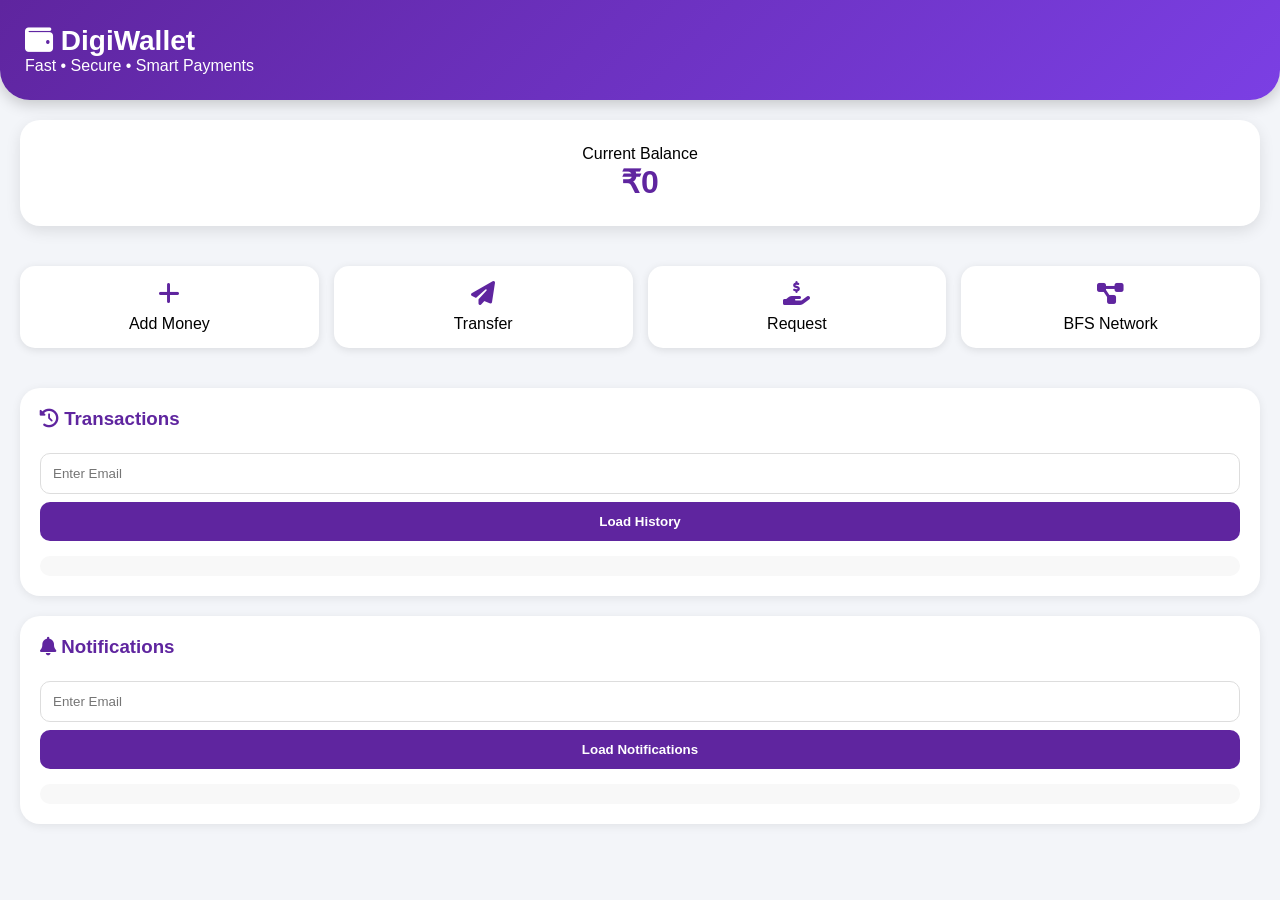
<file: digital_wallet/templates/index.html>
<!DOCTYPE html>
<html lang="en">
<head>
<meta charset="UTF-8">
<meta name="viewport" content="width=device-width, initial-scale=1.0">

<title>DigiWallet</title>

<link rel="stylesheet"
href="https://cdnjs.cloudflare.com/ajax/libs/font-awesome/6.5.1/css/all.min.css">

<style>

*{
margin:0;
padding:0;
box-sizing:border-box;
font-family:'Segoe UI',sans-serif;
}

body{
background:#f3f5f9;
}

.header{
background:linear-gradient(135deg,#5f259f,#7b3fe4);
color:white;
padding:25px;
border-bottom-left-radius:30px;
border-bottom-right-radius:30px;
box-shadow:0 4px 15px rgba(0,0,0,.2);
}

.header h1{
font-size:28px;
}

.balance-card{
background:white;
margin:20px;
padding:25px;
border-radius:20px;
box-shadow:0 5px 15px rgba(0,0,0,.1);
text-align:center;
}

.balance-card h2{
color:#5f259f;
font-size:32px;
}

.actions{
display:grid;
grid-template-columns:repeat(4,1fr);
gap:15px;
padding:20px;
}

.action{
background:white;
padding:15px;
border-radius:15px;
text-align:center;
cursor:pointer;
box-shadow:0 2px 8px rgba(0,0,0,.1);
transition:.3s;
}

.action:hover{
transform:translateY(-5px);
}

.action i{
font-size:24px;
color:#5f259f;
margin-bottom:10px;
}

.section{
background:white;
margin:20px;
padding:20px;
border-radius:20px;
box-shadow:0 2px 10px rgba(0,0,0,.08);
}

.section h3{
margin-bottom:15px;
color:#5f259f;
}

input{
width:100%;
padding:12px;
margin:8px 0;
border:1px solid #ddd;
border-radius:10px;
}

button{
width:100%;
padding:12px;
background:#5f259f;
color:white;
border:none;
border-radius:10px;
cursor:pointer;
font-weight:bold;
}

button:hover{
background:#4d1e82;
}

#transactions,
#notifications,
#networkResult{
margin-top:15px;
padding:10px;
background:#f8f8f8;
border-radius:10px;
max-height:250px;
overflow:auto;
}

.transaction-item{
padding:10px;
border-bottom:1px solid #ddd;
}

.hidden{
display:none;
}

@media(max-width:700px){

.actions{
grid-template-columns:repeat(2,1fr);
}

}

</style>
</head>
<body>

<div class="header">
<h1><i class="fa-solid fa-wallet"></i> DigiWallet</h1>
<p>Fast • Secure • Smart Payments</p>
</div>

<div class="balance-card">
<p>Current Balance</p>
<h2 id="balance">₹0</h2>
</div>

<div class="actions">

<div class="action" onclick="showSection('addMoney')">
<i class="fa-solid fa-plus"></i>
<p>Add Money</p>
</div>

<div class="action" onclick="showSection('transfer')">
<i class="fa-solid fa-paper-plane"></i>
<p>Transfer</p>
</div>

<div class="action" onclick="showSection('requests')">
<i class="fa-solid fa-hand-holding-dollar"></i>
<p>Request</p>
</div>

<div class="action" onclick="showSection('network')">
<i class="fa-solid fa-diagram-project"></i>
<p>BFS Network</p>
</div>

</div>

<!-- Add Money -->

<div class="section hidden" id="addMoney">

<h3>Add Money</h3>

<input id="addEmail" placeholder="Email">

<input id="addAmount" placeholder="Amount">

<button onclick="addMoney()">
Add Money
</button>

</div>

<!-- Transfer -->

<div class="section hidden" id="transfer">

<h3>Transfer Money</h3>

<input id="sender" placeholder="Sender Email">

<input id="receiver" placeholder="Receiver Email">

<input id="transferAmount" placeholder="Amount">

<button onclick="transferMoney()">
Transfer
</button>

</div>

<!-- Requests -->

<div class="section hidden" id="requests">

<h3>Payment Request</h3>

<input id="requester" placeholder="Requester Email">

<input id="payer" placeholder="Payer Email">

<input id="requestAmount" placeholder="Amount">

<button onclick="requestMoney()">
Request Money
</button>

</div>

<!-- BFS -->

<div class="section hidden" id="network">

<h3>BFS Transaction Network</h3>

<input id="bfsSender" placeholder="Sender Email">

<input id="bfsReceiver" placeholder="Receiver Email">

<button onclick="findPath()">
Find Path
</button>

<div id="networkResult"></div>

</div>

<!-- Transactions -->

<div class="section">

<h3>
<i class="fa-solid fa-clock-rotate-left"></i>
Transactions
</h3>

<input id="historyEmail"
placeholder="Enter Email">

<button onclick="loadTransactions()">
Load History
</button>

<div id="transactions"></div>

</div>

<!-- Notifications -->

<div class="section">

<h3>
<i class="fa-solid fa-bell"></i>
Notifications
</h3>

<input id="notifyEmail"
placeholder="Enter Email">

<button onclick="loadNotifications()">
Load Notifications
</button>

<div id="notifications"></div>

</div>

<script>

const API = "";

function showSection(id){

document.querySelectorAll('.hidden')
.forEach(x=>x.style.display='none');

document.getElementById(id)
.style.display='block';

}

async function addMoney(){

let res=await fetch(`${API}/add-money`,{

method:"POST",

headers:{
"Content-Type":"application/json"
},

body:JSON.stringify({

email:addEmail.value,

amount:Number(addAmount.value)

})

});

alert((await res.json()).message);

}

async function transferMoney(){

let res=await fetch(`${API}/transfer`,{

method:"POST",

headers:{
"Content-Type":"application/json"
},

body:JSON.stringify({

sender_email:sender.value,

receiver_email:receiver.value,

amount:Number(transferAmount.value)

})

});

alert((await res.json()).message);

}

async function requestMoney(){

let res=await fetch(`${API}/request-money`,{

method:"POST",

headers:{
"Content-Type":"application/json"
},

body:JSON.stringify({

requester_email:requester.value,

payer_email:payer.value,

amount:Number(requestAmount.value)

})

});

alert((await res.json()).message);

}

async function loadTransactions(){

let email=
document.getElementById("historyEmail").value;

let res=
await fetch(`${API}/transactions/${email}`);

let data=
await res.json();

transactions.innerHTML="";

data.transactions.forEach(t=>{

transactions.innerHTML+=`
<div class="transaction-item">
${JSON.stringify(t)}
</div>
`;

});

}

async function loadNotifications(){

let email=
document.getElementById("notifyEmail").value;

let res=
await fetch(`${API}/notifications/${email}`);

let data=
await res.json();

notifications.innerHTML="";

data.forEach(n=>{

notifications.innerHTML+=`
<div class="transaction-item">
${n.message}
</div>
`;

});

}

async function findPath(){

let senderEmail=
bfsSender.value;

let receiverEmail=
bfsReceiver.value;

let res=
await fetch(
`${API}/transaction-network?sender_email=${senderEmail}&receiver_email=${receiverEmail}`
);

let data=
await res.json();

networkResult.innerHTML=
`<pre>${JSON.stringify(data,null,2)}</pre>`;

}

</script>

</body>
</html>
</file>
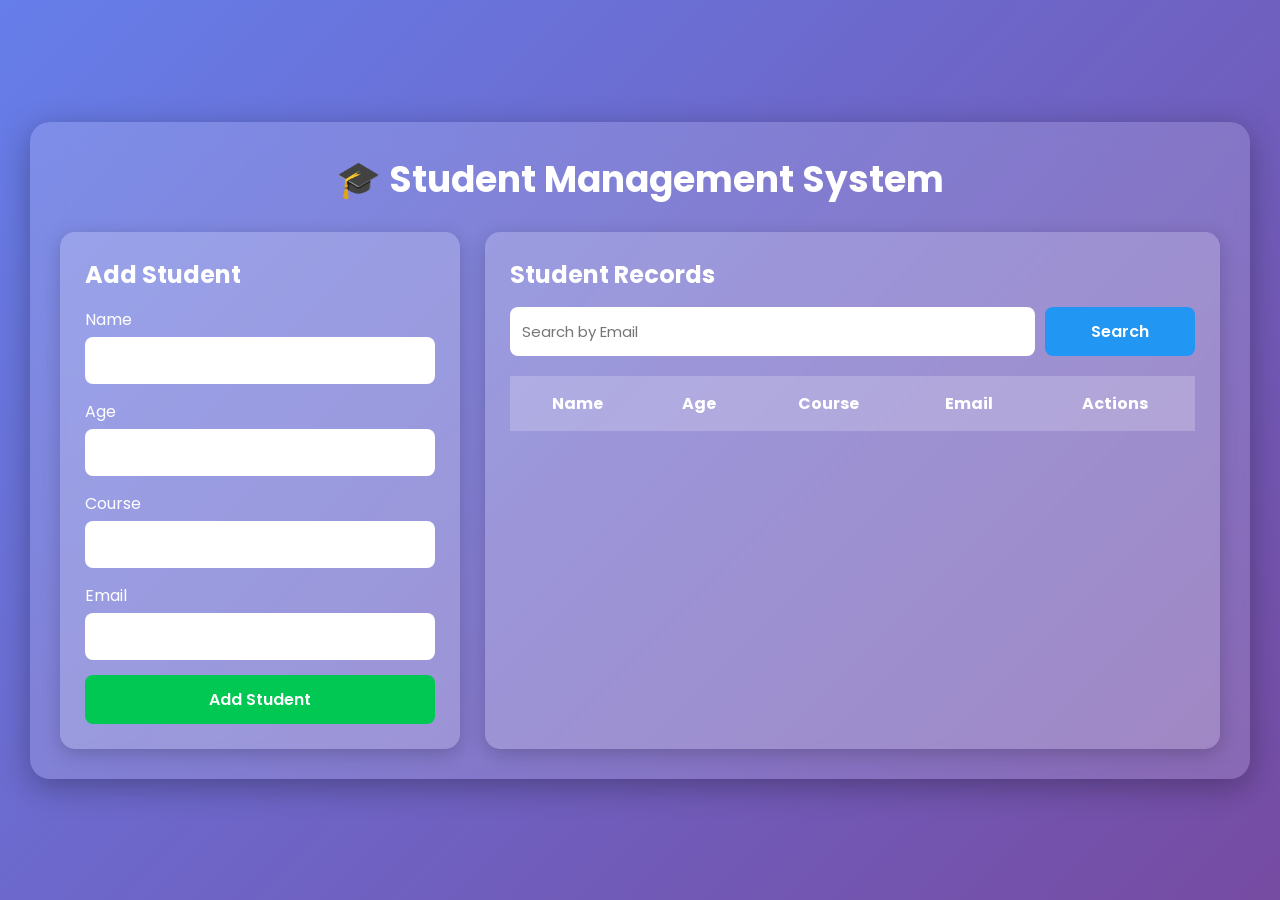
<file: day3/day/day8/frontend/static/index.html>
<!DOCTYPE html>
<html lang="en">
<head>
<meta charset="UTF-8">
<meta name="viewport" content="width=device-width, initial-scale=1.0">
<title>Student Management System</title>

<link href="https://fonts.googleapis.com/css2?family=Poppins:wght@300;400;500;600;700&display=swap" rel="stylesheet">

<style>

*{
    margin:0;
    padding:0;
    box-sizing:border-box;
    font-family:'Poppins',sans-serif;
}

body{
    min-height:100vh;
    background:linear-gradient(135deg,#667eea,#764ba2);
    display:flex;
    justify-content:center;
    align-items:center;
    padding:30px;
}

.container{
    width:100%;
    max-width:1300px;
    background:rgba(255,255,255,0.15);
    backdrop-filter:blur(15px);
    border-radius:20px;
    padding:30px;
    box-shadow:0 8px 32px rgba(0,0,0,0.3);
}

h1{
    text-align:center;
    color:white;
    margin-bottom:25px;
    font-size:36px;
}

.grid{
    display:grid;
    grid-template-columns:400px 1fr;
    gap:25px;
}

.card{
    background:rgba(255,255,255,0.2);
    padding:25px;
    border-radius:15px;
    box-shadow:0 5px 20px rgba(0,0,0,0.2);
}

.card h2{
    color:white;
    margin-bottom:15px;
}

.form-group{
    margin-bottom:15px;
}

label{
    display:block;
    color:white;
    margin-bottom:5px;
}

input{
    width:100%;
    padding:12px;
    border:none;
    border-radius:8px;
    outline:none;
    font-size:15px;
}

.btn{
    width:100%;
    padding:12px;
    border:none;
    border-radius:8px;
    cursor:pointer;
    font-size:16px;
    font-weight:600;
    transition:0.3s;
}

.btn-create{
    background:#00c853;
    color:white;
}

.btn-create:hover{
    background:#009624;
}

.search-bar{
    display:flex;
    gap:10px;
    margin-bottom:20px;
}

.search-bar input{
    flex:1;
}

.btn-search{
    background:#2196f3;
    color:white;
    width:150px;
}

.btn-search:hover{
    background:#1565c0;
}

.table-container{
    overflow-x:auto;
}

table{
    width:100%;
    border-collapse:collapse;
    color:white;
}

table th{
    background:rgba(255,255,255,0.2);
    padding:15px;
}

table td{
    padding:12px;
    text-align:center;
    border-bottom:1px solid rgba(255,255,255,0.1);
}

.action-btn{
    padding:8px 12px;
    border:none;
    border-radius:5px;
    cursor:pointer;
    color:white;
    margin:2px;
}

.edit{
    background:#ff9800;
}

.delete{
    background:#f44336;
}

.action-btn:hover{
    transform:scale(1.05);
}

@media(max-width:900px){

.grid{
    grid-template-columns:1fr;
}

}

</style>
</head>
<body>

<div class="container">

<h1>🎓 Student Management System</h1>

<div class="grid">

<!-- Form Section -->

<div class="card">

<h2>Add Student</h2>

<form id="studentForm">

<div class="form-group">
<label>Name</label>
<input type="text" id="name" required>
</div>

<div class="form-group">
<label>Age</label>
<input type="number" id="age" required>
</div>

<div class="form-group">
<label>Course</label>
<input type="text" id="course" required>
</div>

<div class="form-group">
<label>Email</label>
<input type="email" id="email" required>
</div>

<button class="btn btn-create" type="submit">
Add Student
</button>

</form>

</div>

<!-- Table Section -->

<div class="card">

<h2>Student Records</h2>

<div class="search-bar">
<input type="text" id="searchEmail" placeholder="Search by Email">
<button class="btn btn-search" onclick="searchStudent()">
Search
</button>
</div>

<div class="table-container">

<table>

<thead>
<tr>
<th>Name</th>
<th>Age</th>
<th>Course</th>
<th>Email</th>
<th>Actions</th>
</tr>
</thead>

<tbody id="studentTable">
</tbody>

</table>

</div>

</div>

</div>

</div>

<script>

const API_URL="http://127.0.0.1:8000";

document.getElementById("studentForm")
.addEventListener("submit",async(e)=>{

e.preventDefault();

const student={
name:document.getElementById("name").value,
age:Number(document.getElementById("age").value),
course:document.getElementById("course").value,
email:document.getElementById("email").value
};

try{

await fetch(`${API_URL}/students`,{
method:"POST",
headers:{
"Content-Type":"application/json"
},
body:JSON.stringify(student)
});

alert("Student Added Successfully");

loadStudents();

document.getElementById("studentForm").reset();

}catch(error){
alert("Error Adding Student");
}

});

async function loadStudents(){

const response=await fetch(`${API_URL}/students`);

const data=await response.json();

const table=document.getElementById("studentTable");

table.innerHTML="";

data.forEach(student=>{

table.innerHTML+=`
<tr>
<td>${student.name}</td>
<td>${student.age}</td>
<td>${student.course}</td>
<td>${student.email}</td>

<td>

<button class="action-btn edit"
onclick="updateStudent('${student.email}')">
Update
</button>

<button class="action-btn delete"
onclick="deleteStudent('${student.email}')">
Delete
</button>

</td>

</tr>
`;

});

}

async function deleteStudent(email){

if(!confirm("Delete Student?"))
return;

await fetch(`${API_URL}/students/${email}`,{
method:"DELETE"
});

loadStudents();

}

async function updateStudent(email){

const newCourse=prompt("Enter New Course");

if(!newCourse)
return;

await fetch(`${API_URL}/students/${email}`,{
method:"PUT",
headers:{
"Content-Type":"application/json"
},
body:JSON.stringify({
course:newCourse
})
});

loadStudents();

}

async function searchStudent(){

const email=document.getElementById("searchEmail").value;

if(!email){
loadStudents();
return;
}

const response=await fetch(
`${API_URL}/students/${email}`
);

if(response.status!==200){
alert("Student Not Found");
return;
}

const student=await response.json();

const table=document.getElementById("studentTable");

table.innerHTML=`
<tr>
<td>${student.name}</td>
<td>${student.age}</td>
<td>${student.course}</td>
<td>${student.email}</td>

<td>

<button class="action-btn edit"
onclick="updateStudent('${student.email}')">
Update
</button>

<button class="action-btn delete"
onclick="deleteStudent('${student.email}')">
Delete
</button>

</td>

</tr>
`;

}

loadStudents();

</script>

</body>
</html>
</file>
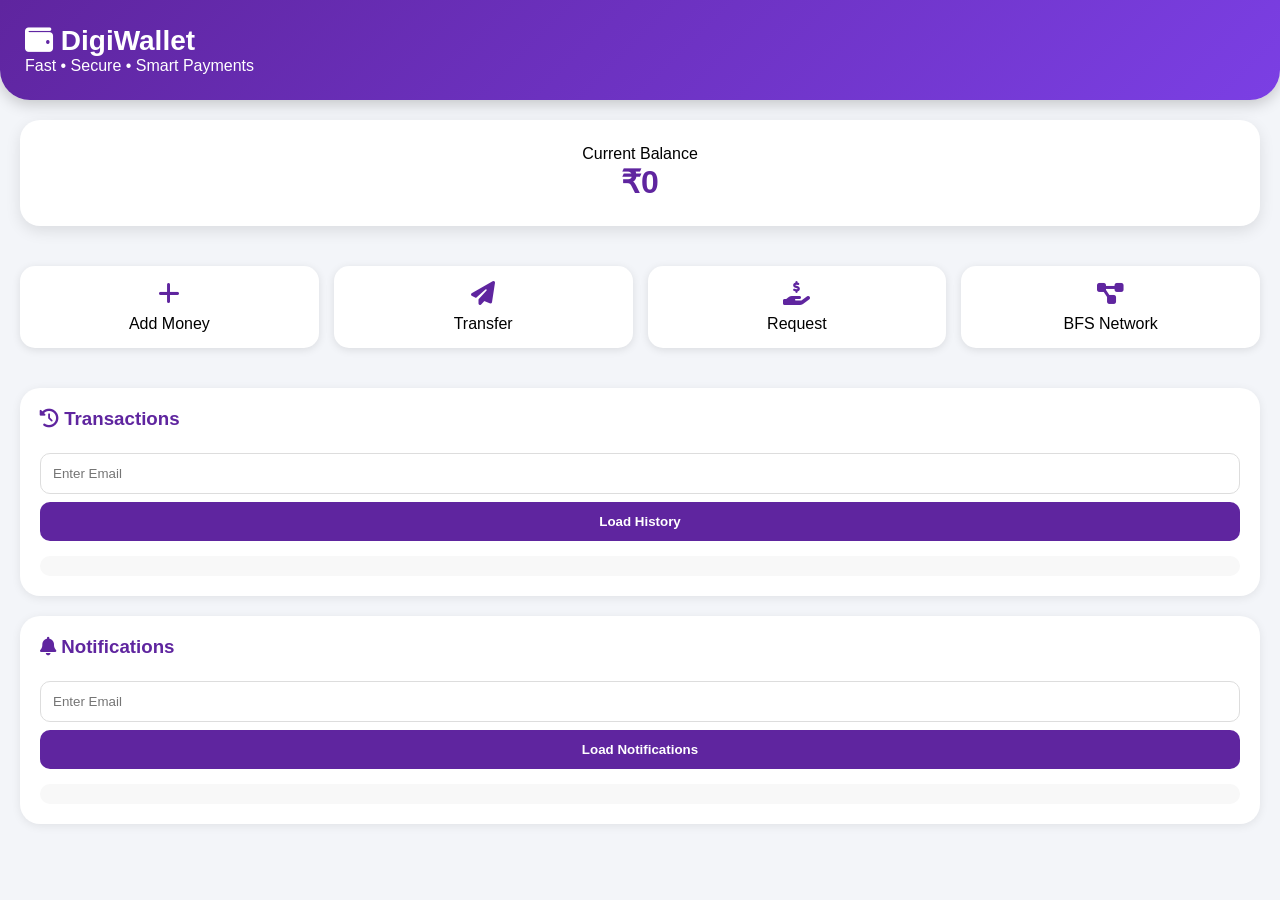
<file: Digital walllet/indexp.html>
<!DOCTYPE html>
<html lang="en">
<head>
<meta charset="UTF-8">
<meta name="viewport" content="width=device-width, initial-scale=1.0">

<title>DigiWallet</title>

<link rel="stylesheet"
href="https://cdnjs.cloudflare.com/ajax/libs/font-awesome/6.5.1/css/all.min.css">

<style>

*{
margin:0;
padding:0;
box-sizing:border-box;
font-family:'Segoe UI',sans-serif;
}

body{
background:#f3f5f9;
}

.header{
background:linear-gradient(135deg,#5f259f,#7b3fe4);
color:white;
padding:25px;
border-bottom-left-radius:30px;
border-bottom-right-radius:30px;
box-shadow:0 4px 15px rgba(0,0,0,.2);
}

.header h1{
font-size:28px;
}

.balance-card{
background:white;
margin:20px;
padding:25px;
border-radius:20px;
box-shadow:0 5px 15px rgba(0,0,0,.1);
text-align:center;
}

.balance-card h2{
color:#5f259f;
font-size:32px;
}

.actions{
display:grid;
grid-template-columns:repeat(4,1fr);
gap:15px;
padding:20px;
}

.action{
background:white;
padding:15px;
border-radius:15px;
text-align:center;
cursor:pointer;
box-shadow:0 2px 8px rgba(0,0,0,.1);
transition:.3s;
}

.action:hover{
transform:translateY(-5px);
}

.action i{
font-size:24px;
color:#5f259f;
margin-bottom:10px;
}

.section{
background:white;
margin:20px;
padding:20px;
border-radius:20px;
box-shadow:0 2px 10px rgba(0,0,0,.08);
}

.section h3{
margin-bottom:15px;
color:#5f259f;
}

input{
width:100%;
padding:12px;
margin:8px 0;
border:1px solid #ddd;
border-radius:10px;
}

button{
width:100%;
padding:12px;
background:#5f259f;
color:white;
border:none;
border-radius:10px;
cursor:pointer;
font-weight:bold;
}

button:hover{
background:#4d1e82;
}

#transactions,
#notifications,
#networkResult{
margin-top:15px;
padding:10px;
background:#f8f8f8;
border-radius:10px;
max-height:250px;
overflow:auto;
}

.transaction-item{
padding:10px;
border-bottom:1px solid #ddd;
}

.hidden{
display:none;
}

@media(max-width:700px){

.actions{
grid-template-columns:repeat(2,1fr);
}

}

</style>
</head>
<body>

<div class="header">
<h1><i class="fa-solid fa-wallet"></i> DigiWallet</h1>
<p>Fast • Secure • Smart Payments</p>
</div>

<div class="balance-card">
<p>Current Balance</p>
<h2 id="balance">₹0</h2>
</div>

<div class="actions">

<div class="action" onclick="showSection('addMoney')">
<i class="fa-solid fa-plus"></i>
<p>Add Money</p>
</div>

<div class="action" onclick="showSection('transfer')">
<i class="fa-solid fa-paper-plane"></i>
<p>Transfer</p>
</div>

<div class="action" onclick="showSection('requests')">
<i class="fa-solid fa-hand-holding-dollar"></i>
<p>Request</p>
</div>

<div class="action" onclick="showSection('network')">
<i class="fa-solid fa-diagram-project"></i>
<p>BFS Network</p>
</div>

</div>

<!-- Add Money -->

<div class="section hidden" id="addMoney">

<h3>Add Money</h3>

<input id="addEmail" placeholder="Email">

<input id="addAmount" placeholder="Amount">

<button onclick="addMoney()">
Add Money
</button>

</div>

<!-- Transfer -->

<div class="section hidden" id="transfer">

<h3>Transfer Money</h3>

<input id="sender" placeholder="Sender Email">

<input id="receiver" placeholder="Receiver Email">

<input id="transferAmount" placeholder="Amount">

<button onclick="transferMoney()">
Transfer
</button>

</div>

<!-- Requests -->

<div class="section hidden" id="requests">

<h3>Payment Request</h3>

<input id="requester" placeholder="Requester Email">

<input id="payer" placeholder="Payer Email">

<input id="requestAmount" placeholder="Amount">

<button onclick="requestMoney()">
Request Money
</button>

</div>

<!-- BFS -->

<div class="section hidden" id="network">

<h3>BFS Transaction Network</h3>

<input id="bfsSender" placeholder="Sender Email">

<input id="bfsReceiver" placeholder="Receiver Email">

<button onclick="findPath()">
Find Path
</button>

<div id="networkResult"></div>

</div>

<!-- Transactions -->

<div class="section">

<h3>
<i class="fa-solid fa-clock-rotate-left"></i>
Transactions
</h3>

<input id="historyEmail"
placeholder="Enter Email">

<button onclick="loadTransactions()">
Load History
</button>

<div id="transactions"></div>

</div>

<!-- Notifications -->

<div class="section">

<h3>
<i class="fa-solid fa-bell"></i>
Notifications
</h3>

<input id="notifyEmail"
placeholder="Enter Email">

<button onclick="loadNotifications()">
Load Notifications
</button>

<div id="notifications"></div>

</div>

<script>

const API="http://127.0.0.1:8000";

function showSection(id){

document.querySelectorAll('.hidden')
.forEach(x=>x.style.display='none');

document.getElementById(id)
.style.display='block';

}

async function addMoney(){

let res=await fetch(`${API}/add-money`,{

method:"POST",

headers:{
"Content-Type":"application/json"
},

body:JSON.stringify({

email:addEmail.value,

amount:Number(addAmount.value)

})

});

alert((await res.json()).message);

}

async function transferMoney(){

let res=await fetch(`${API}/transfer`,{

method:"POST",

headers:{
"Content-Type":"application/json"
},

body:JSON.stringify({

sender_email:sender.value,

receiver_email:receiver.value,

amount:Number(transferAmount.value)

})

});

alert((await res.json()).message);

}

async function requestMoney(){

let res=await fetch(`${API}/request-money`,{

method:"POST",

headers:{
"Content-Type":"application/json"
},

body:JSON.stringify({

requester_email:requester.value,

payer_email:payer.value,

amount:Number(requestAmount.value)

})

});

alert((await res.json()).message);

}

async function loadTransactions(){

let email=
document.getElementById("historyEmail").value;

let res=
await fetch(`${API}/transactions/${email}`);

let data=
await res.json();

transactions.innerHTML="";

data.transactions.forEach(t=>{

transactions.innerHTML+=`
<div class="transaction-item">
${JSON.stringify(t)}
</div>
`;

});

}

async function loadNotifications(){

let email=
document.getElementById("notifyEmail").value;

let res=
await fetch(`${API}/notifications/${email}`);

let data=
await res.json();

notifications.innerHTML="";

data.forEach(n=>{

notifications.innerHTML+=`
<div class="transaction-item">
${n.message}
</div>
`;

});

}

async function findPath(){

let senderEmail=
bfsSender.value;

let receiverEmail=
bfsReceiver.value;

let res=
await fetch(
`${API}/transaction-network?sender_email=${senderEmail}&receiver_email=${receiverEmail}`
);

let data=
await res.json();

networkResult.innerHTML=
`<pre>${JSON.stringify(data,null,2)}</pre>`;

}

</script>

</body>
</html>
</file>
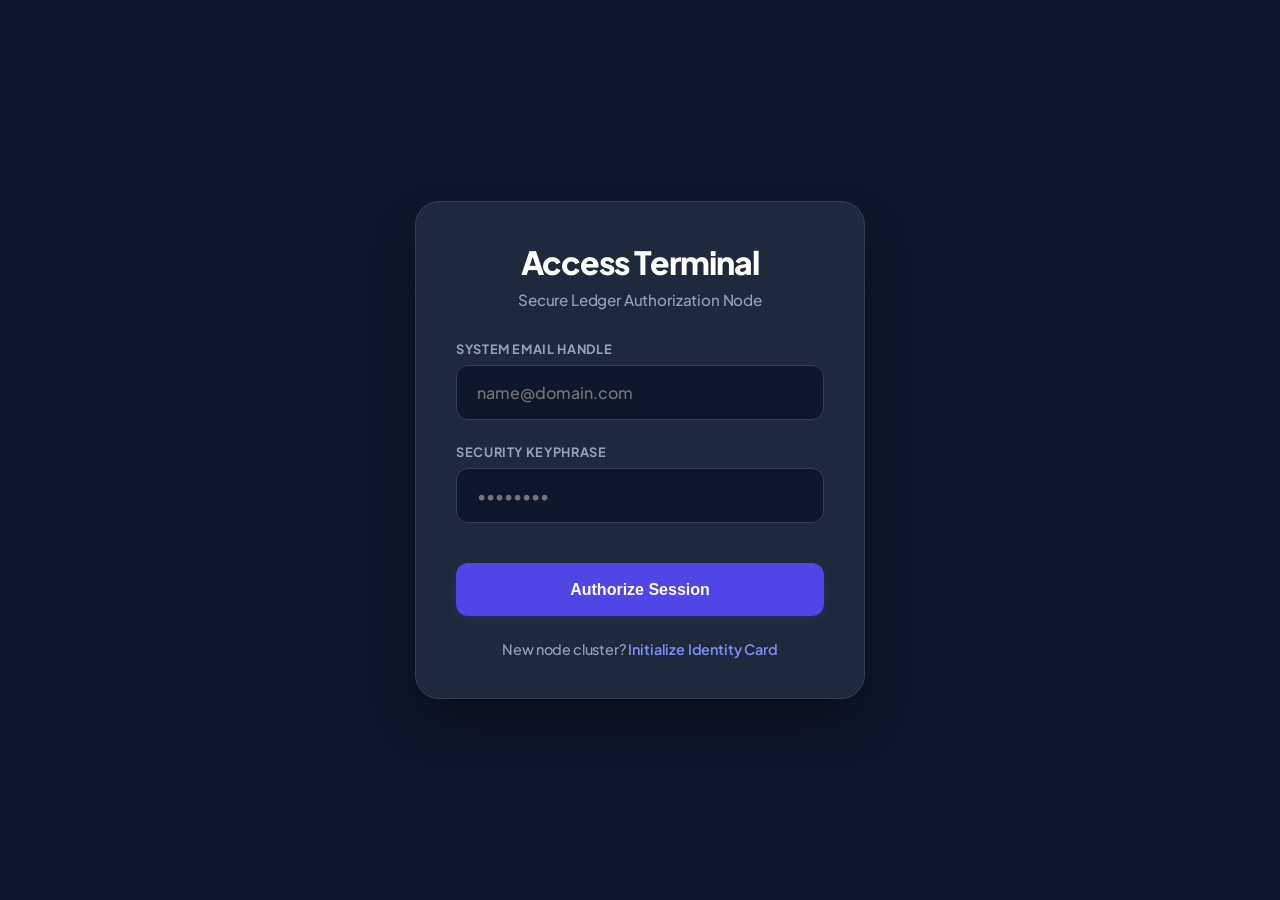
<file: Digital walllet/templates/login.html>
<!DOCTYPE html>
<html lang="en">
<head>
    <meta charset="UTF-8">
    <meta name="viewport" content="width=device-width, initial-scale=1.0">
    <title>DigiWallet - Gateway Authorization</title>
    <link rel="preconnect" href="https://fonts.googleapis.com">
    <link rel="preconnect" href="https://fonts.gstatic.com" crossorigin>
    <link href="https://fonts.googleapis.com/css2?family=Plus+Jakarta+Sans:wght@400;500;600;700;800&display=swap" rel="stylesheet">
    
    <style>
        :root {
            --primary: #4f46e5;
            --primary-dark: #4338ca;
            --primary-glow: rgba(79, 70, 229, 0.15);
            --primary-light: #818cf8;
            --bg-canvas: #0f172a;
            --card-bg: #1e293b;
            --text-main: #ffffff;
            --text-muted: #94a3b8;
            --border-color: #334155;
            --radius-xl: 24px;
            --transition: all 0.25s cubic-bezier(0.4, 0, 0.2, 1);
        }

        body {
            font-family: 'Plus Jakarta Sans', sans-serif;
            background-color: var(--bg-canvas);
            margin: 0; padding: 0; display: flex; align-items: center; justify-content: center; min-height: 100vh;
            color: var(--text-main); letter-spacing: -0.01em;
        }

        .auth-container {
            width: 100%; max-width: 450px; padding: 2.5rem; background-color: var(--card-bg);
            border: 1px solid var(--border-color); border-radius: var(--radius-xl);
            box-shadow: 0 25px 50px -12px rgba(0, 0, 0, 0.5); box-sizing: border-box;
            transition: var(--transition);
        }
        .auth-container:hover {
            border-color: #475569;
        }

        h2 { font-size: 2rem; font-weight: 800; margin: 0 0 0.5rem 0; letter-spacing: -0.03em; text-align: center; }
        p.subtitle { color: var(--text-muted); font-size: 0.95rem; text-align: center; margin: 0 0 2rem 0; font-weight: 500; }

        .form-group { margin-bottom: 1.5rem; }
        label { display: block; font-size: 0.8rem; font-weight: 700; color: var(--text-muted); text-transform: uppercase; margin-bottom: 0.5rem; letter-spacing: 0.05em; }
        
        .input-field {
            width: 100%; padding: 1rem 1.25rem; border: 1px solid var(--border-color); border-radius: 12px;
            background: #0f172a; color: white; font-size: 1rem; font-family: inherit; font-weight: 500; box-sizing: border-box; transition: var(--transition);
        }
        .input-field:focus { outline: none; border-color: var(--primary); box-shadow: 0 0 0 4px var(--primary-glow); background: #111c34; }

        .btn-submit {
            width: 100%; padding: 1.1rem; background: var(--primary); color: white; font-weight: 700; font-size: 1rem;
            border: none; border-radius: 12px; cursor: pointer; transition: var(--transition); box-shadow: 0 4px 12px var(--primary-glow); margin-top: 1rem;
        }
        .btn-submit:hover { background: var(--primary-dark); transform: translateY(-1px); box-shadow: 0 6px 20px var(--primary-glow); }
        .btn-submit:active { transform: translateY(0); }

        .redirect-link { text-align: center; margin-top: 1.5rem; font-size: 0.9rem; color: var(--text-muted); font-weight: 500; }
        .redirect-link a { color: var(--primary-light); text-decoration: none; font-weight: 600; transition: var(--transition); }
        .redirect-link a:hover { color: #a5b4fc; text-decoration: underline; }
    </style>
</head>
<body>

    <div class="auth-container">
        <h2>Access Terminal</h2>
        <p class="subtitle">Secure Ledger Authorization Node</p>

        <form id="loginForm" onsubmit="executeGatewayLogin(event)">
            <div class="form-group">
                <label>System Email Handle</label>
                <input type="email" id="loginEmail" class="input-field" placeholder="name@domain.com" required autocomplete="username">
            </div>
            <div class="form-group">
                <label>Security Keyphrase</label>
                <input type="password" id="loginPassword" class="input-field" placeholder="••••••••" required autocomplete="current-password">
            </div>
            <button type="submit" class="btn-submit">Authorize Session</button>
        </form>

        <div class="redirect-link">
            New node cluster? <a href="/register-page">Initialize Identity Card</a>
        </div>
    </div>

    <script>
        async function executeGatewayLogin(event) {
            // Prevent default non-AJAX page reloading lifecycle step behavior
            event.preventDefault();
            
            const emailValue = document.getElementById('loginEmail').value.trim();
            const passwordValue = document.getElementById('loginPassword').value;

            try {
                const response = await fetch('/login', {
                    method: 'POST',
                    headers: { 'Content-Type': 'application/json' },
                    body: JSON.stringify({ email: emailValue, password: passwordValue })
                });

                if (response.ok) {
                    const data = await response.json();
                    
                    // Securely assign identity token mapping to local long-lived storage segments
                    localStorage.setItem('userEmail', data.email);
                    localStorage.setItem('userName', data.name);
                    
                    // Route user profile view space instantly to the system dashboard entry channel
                    window.location.href = "/dashboard";
                } else {
                    const errorPayload = await response.json();
                    alert(errorPayload.detail || "Authentication sequence verification dropped by security gateway.");
                }
            } catch (err) {
                console.error("Pipeline breakdown exception trace intercepted:", err);
                alert("Internal execution network connectivity disruption context caught.");
            }
        }
    </script>
</body>
</html>
</file>
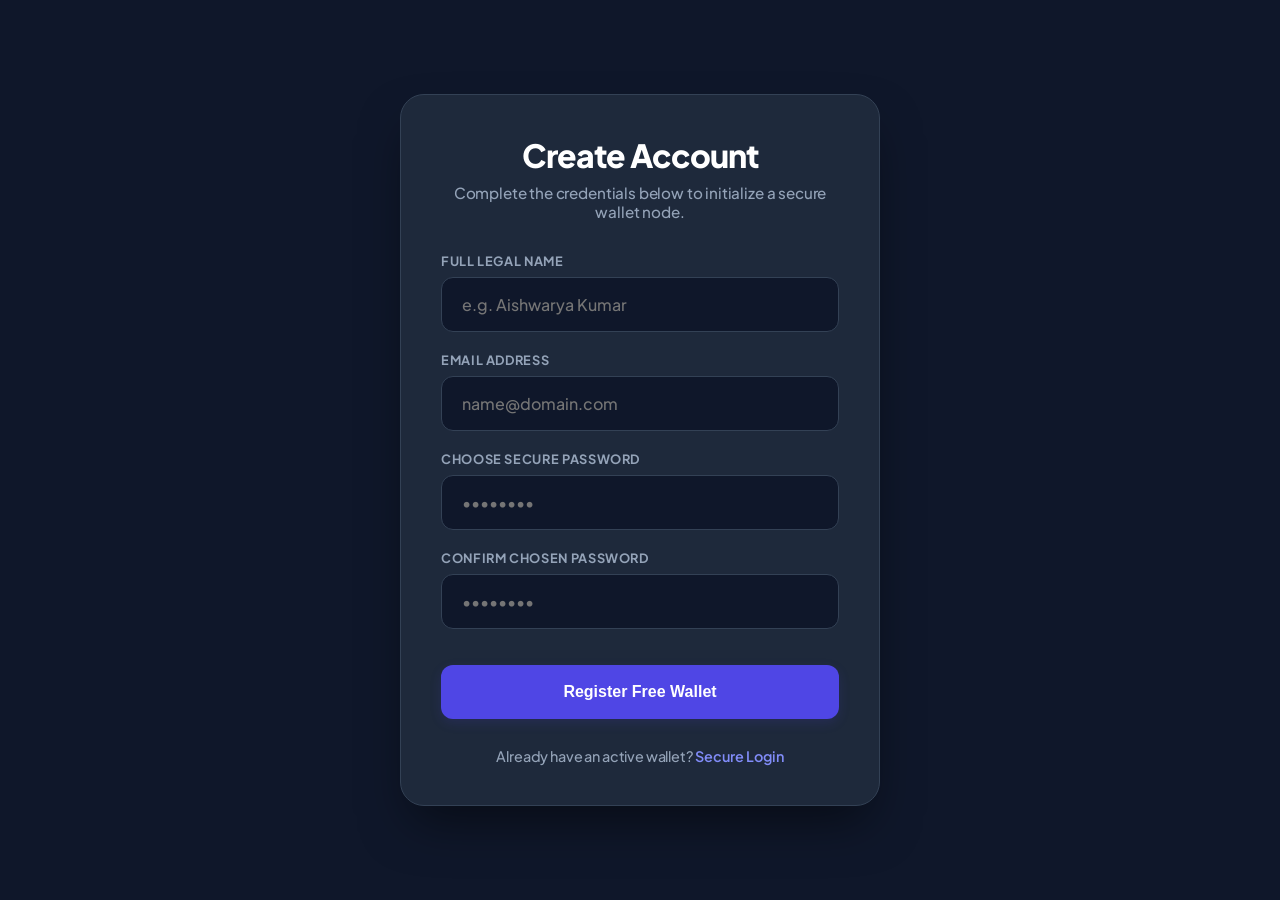
<file: Digital walllet/templates/register.html>
<!DOCTYPE html>
<html lang="en">
<head>
    <meta charset="UTF-8">
    <meta name="viewport" content="width=device-width, initial-scale=1.0">
    <title>DigiWallet - Create Free Secure Account</title>
    <link rel="preconnect" href="https://fonts.googleapis.com">
    <link rel="preconnect" href="https://fonts.gstatic.com" crossorigin>
    <link href="https://fonts.googleapis.com/css2?family=Plus+Jakarta+Sans:wght::400;500;600;700;800&display=swap" rel="stylesheet">
    
    <style>
        /* Modern Fintech CSS Variables matching the Dark Slate Login Template perfectly */
        :root {
            --primary: #4f46e5;
            --primary-dark: #4338ca;
            --primary-glow: rgba(79, 70, 229, 0.15);
            --primary-light: #818cf8;
            --bg-canvas: #0f172a;
            --card-bg: #1e293b;
            --text-main: #ffffff;
            --text-muted: #94a3b8;
            --danger: #ef4444;
            --success: #10b981;
            --warning: #f59e0b;
            --border-color: #334155;
            --radius-xl: 24px;
            --transition: all 0.25s cubic-bezier(0.4, 0, 0.2, 1);
        }

        body {
            font-family: 'Plus Jakarta Sans', sans-serif;
            background-color: var(--bg-canvas);
            margin: 0; padding: 0; display: flex; align-items: center; justify-content: center; min-height: 100vh;
            color: var(--text-main); letter-spacing: -0.01em;
            box-sizing: border-box;
        }

        /* Authentication Container Card */
        .auth-container {
            width: 100%; max-width: 480px; padding: 2.5rem; background-color: var(--card-bg);
            border: 1px solid var(--border-color); border-radius: var(--radius-xl);
            box-shadow: 0 25px 50px -12px rgba(0, 0, 0, 0.5); box-sizing: border-box;
            transition: var(--transition);
        }
        .auth-container:hover {
            border-color: #475569;
        }

        .auth-header {
            text-align: center;
            margin-bottom: 2rem;
        }

        .auth-header h2 {
            margin: 0 0 0.5rem 0;
            color: var(--text-main);
            font-size: 2rem;
            font-weight: 800;
            letter-spacing: -0.03em;
        }

        .auth-header p.subtitle {
            color: var(--text-muted);
            margin: 0;
            font-size: 0.95rem;
            font-weight: 500;
        }

        /* Form Controls and Input Formats */
        .form-group {
            margin-bottom: 1.25rem;
            position: relative;
        }

        .form-group label {
            display: block;
            font-size: 0.8rem;
            font-weight: 700;
            color: var(--text-muted);
            text-transform: uppercase;
            margin-bottom: 0.5rem;
            letter-spacing: 0.05em;
        }

        .input-wrapper {
            position: relative;
            display: flex;
            align-items: center;
        }

        input {
            width: 100%; padding: 1rem 1.25rem; border: 1px solid var(--border-color); border-radius: 12px;
            background: #0f172a; color: white; font-size: 1rem; font-family: inherit; font-weight: 500; box-sizing: border-box; transition: var(--transition);
        }

        input:focus {
            outline: none;
            border-color: var(--primary);
            box-shadow: 0 0 0 4px var(--primary-glow);
            background: #111c34;
        }

        /* Dynamic Input States Feedback modifiers */
        input.invalid-input {
            border-color: var(--danger) !important;
            background-color: #1e1b1b !important;
        }

        input.invalid-input:focus {
            box-shadow: 0 0 0 4px rgba(239, 68, 68, 0.15) !important;
        }

        input.valid-input {
            border-color: var(--success) !important;
        }

        .error-hint {
            color: var(--danger);
            font-size: 0.75rem;
            margin-top: 0.45rem;
            display: none;
            font-weight: 500;
            line-height: 1.4;
            animation: fadeIn 0.2s ease-in-out;
        }

        /* Password Strength Meter UI */
        .strength-container {
            margin-top: 0.6rem;
            display: none;
        }

        .strength-meter-bg {
            height: 6px;
            width: 100%;
            background-color: #334155;
            border-radius: 4px;
            overflow: hidden;
        }

        .strength-meter-fill {
            height: 100%;
            width: 0%;
            background-color: var(--danger);
            transition: all 0.3s ease;
        }

        .strength-text {
            font-size: 0.75rem;
            font-weight: 600;
            margin-top: 0.35rem;
            display: block;
        }

        /* Submission Buttons */
        .btn {
            width: 100%; padding: 1.1rem; background: var(--primary); color: white; font-weight: 700; font-size: 1rem;
            border: none; border-radius: 12px; cursor: pointer; transition: var(--transition); box-shadow: 0 4px 12px var(--primary-glow); margin-top: 1rem;
        }

        .btn:hover {
            background: var(--primary-dark);
            transform: translateY(-1px);
            box-shadow: 0 6px 20px var(--primary-glow);
        }

        .btn:active { transform: translateY(0); }

        /* Dynamic Feedback Response Banners */
        .global-alert {
            padding: 0.85rem 1.2rem;
            border-radius: 12px;
            font-size: 0.875rem;
            margin-bottom: 1.5rem;
            display: none;
            font-weight: 600;
            animation: fadeIn 0.3s ease-in-out;
        }

        .alert-danger {
            background: #2d1f1f;
            color: #fca5a5;
            border: 1px solid #7f1d1d;
        }

        .alert-success {
            background: #142d22;
            color: #6ee7b7;
            border: 1px solid #064e3b;
        }

        .footer-links {
            text-align: center;
            margin-top: 1.75rem;
            font-size: 0.9rem;
            color: var(--text-muted);
            font-weight: 500;
        }

        .footer-links a {
            color: var(--primary-light);
            text-decoration: none;
            font-weight: 600;
            transition: var(--transition);
        }

        .footer-links a:hover {
            color: #a5b4fc;
            text-decoration: underline;
        }

        @keyframes fadeIn {
            from { opacity: 0; transform: translateY(-5px); }
            to { opacity: 1; transform: translateY(0); }
        }
    </style>
</head>
<body>

    <div class="auth-container">
        <div class="auth-header">
            <h2>Create Account</h2>
            <p class="subtitle">Complete the credentials below to initialize a secure wallet node.</p>
        </div>

        <div id="globalAlert" class="global-alert"></div>

        <form id="registerForm" onsubmit="executeSecureRegistration(event)" novalidate>
            
            <div class="form-group">
                <label for="nameInput">Full Legal Name</label>
                <div class="input-wrapper">
                    <input 
                        type="text" 
                        id="nameInput" 
                        placeholder="e.g. Aishwarya Kumar" 
                        autocomplete="name"
                        required
                    >
                </div>
                <div id="nameError" class="error-hint">Name can only contain alphabetic letters and spaces, between 2-50 characters.</div>
            </div>

            <div class="form-group">
                <label for="emailInput">Email Address</label>
                <div class="input-wrapper">
                    <input 
                        type="email" 
                        id="emailInput" 
                        placeholder="name@domain.com" 
                        autocomplete="email"
                        required
                    >
                </div>
                <div id="emailError" class="error-hint">Please supply a complete, structurally valid email layout format.</div>
            </div>

            <div class="form-group">
                <label for="passwordInput">Choose Secure Password</label>
                <div class="input-wrapper">
                    <input 
                        type="password" 
                        id="passwordInput" 
                        placeholder="••••••••" 
                        autocomplete="new-password"
                        required
                    >
                </div>
                <div id="strengthContainer" class="strength-container">
                    <div class="strength-meter-bg">
                        <div id="strengthMeterFill" class="strength-meter-fill"></div>
                    </div>
                    <span id="strengthText" class="strength-text">Password Strength: Too Weak</span>
                </div>
            </div>

            <div class="form-group">
                <label for="passwordConfirmInput">Confirm Chosen Password</label>
                <div class="input-wrapper">
                    <input 
                        type="password" 
                        id="passwordConfirmInput" 
                        placeholder="••••••••" 
                        autocomplete="new-password"
                        required
                    >
                </div>
                <div id="confirmError" class="error-hint">The confirmation password does not match your chosen parameters.</div>
            </div>

            <button type="submit" class="btn">Register Free Wallet</button>
        </form>

        <div class="footer-links">
            Already have an active wallet? <a href="/">Secure Login</a>
        </div>
    </div>

    <script>
        const nameField = document.getElementById('nameInput');
        const emailField = document.getElementById('emailInput');
        const passwordField = document.getElementById('passwordInput');
        const confirmField = document.getElementById('passwordConfirmInput');
        
        const nameErrorHint = document.getElementById('nameError');
        const emailErrorHint = document.getElementById('emailError');
        const confirmErrorHint = document.getElementById('confirmError');
        const globalAlertBlock = document.getElementById('globalAlert');

        // Layout RegEx Match Patterns matching main.py strict format logic
        const nameSyntaxPattern = /^[a-zA-Z\s]{2,50}$/;
        const emailSyntaxPattern = /^[a-zA-Z0-9._%+-]+@[a-zA-Z0-9.-]+\.[a-zA-Z]{2,}$/;

        // Attach clean real-time interaction hooks
        nameField.addEventListener('input', validateNameLayout);
        emailField.addEventListener('input', validateEmailLayout);
        passwordField.addEventListener('input', analyzePasswordComplexity);
        confirmField.addEventListener('input', verifyMatchingPasswords);

        function validateNameLayout() {
            const val = nameField.value.trim();
            if (val === "") {
                nameField.classList.remove('invalid-input', 'valid-input');
                nameErrorHint.style.display = 'none';
                return false;
            }
            if (!nameSyntaxPattern.test(val)) {
                nameField.classList.add('invalid-input');
                nameField.classList.remove('valid-input');
                nameErrorHint.style.display = 'block';
                return false;
            } else {
                nameField.classList.remove('invalid-input');
                nameField.classList.add('valid-input');
                nameErrorHint.style.display = 'none';
                return true;
            }
        }

        function validateEmailLayout() {
            const val = emailField.value.trim();
            if (val === "") {
                emailField.classList.remove('invalid-input', 'valid-input');
                emailErrorHint.style.display = 'none';
                return false;
            }
            if (!emailSyntaxPattern.test(val)) {
                emailField.classList.add('invalid-input');
                emailField.classList.remove('valid-input');
                emailErrorHint.style.display = 'block';
                return false;
            } else {
                emailField.classList.remove('invalid-input');
                emailField.classList.add('valid-input');
                emailErrorHint.style.display = 'none';
                return true;
            }
        }

        function analyzePasswordComplexity() {
            const passValue = passwordField.value;
            const container = document.getElementById('strengthContainer');
            const fill = document.getElementById('strengthMeterFill');
            const txt = document.getElementById('strengthText');

            if (passValue.length === 0) {
                container.style.display = 'none';
                return;
            }

            container.style.display = 'block';
            let complexityPoints = 0;

            if (passValue.length >= 8) complexityPoints++;
            if (/[A-Z]/.test(passValue)) complexityPoints++;
            if (/[0-9]/.test(passValue)) complexityPoints++;
            if (/[^A-Za-z0-9]/.test(passValue)) complexityPoints++;

            if (complexityPoints <= 1) {
                fill.style.width = '25%';
                fill.style.backgroundColor = 'var(--danger)';
                txt.innerText = 'Password Strength: Weak (Add numbers/caps)';
                txt.style.color = 'var(--danger)';
            } else if (complexityPoints === 2 || complexityPoints === 3) {
                fill.style.width = '60%';
                fill.style.backgroundColor = 'var(--warning)';
                txt.innerText = 'Password Strength: Medium (Good choice)';
                txt.style.color = 'var(--warning)';
            } else {
                fill.style.width = '100%';
                fill.style.backgroundColor = 'var(--success)';
                txt.innerText = 'Password Strength: Highly Secure';
                txt.style.color = 'var(--success)';
            }
            verifyMatchingPasswords();
        }

        function verifyMatchingPasswords() {
            const p1 = passwordField.value;
            const p2 = confirmField.value;

            if (p2 === "") {
                confirmField.classList.remove('invalid-input', 'valid-input');
                confirmErrorHint.style.display = 'none';
                return false;
            }

            if (p1 !== p2) {
                confirmField.classList.add('invalid-input');
                confirmField.classList.remove('valid-input');
                confirmErrorHint.style.display = 'block';
                return false;
            } else {
                confirmField.classList.remove('invalid-input');
                confirmField.classList.add('valid-input');
                confirmErrorHint.style.display = 'none';
                return true;
            }
        }

        async function executeSecureRegistration(event) {
            event.preventDefault();
            globalAlertBlock.style.display = 'none';

            const isNameValid = validateNameLayout();
            const isEmailValid = validateEmailLayout();
            const isMatchValid = verifyMatchingPasswords();
            const rawPassword = passwordField.value;

            if (!isNameValid) { nameField.focus(); return; }
            if (!isEmailValid) { emailField.focus(); return; }
            if (rawPassword.length < 4) { alert("Password input is structurally too short."); passwordField.focus(); return; }
            if (!isMatchValid) { confirmField.focus(); return; }

            try {
                const response = await fetch('/register', {
                    method: 'POST',
                    headers: { 'Content-Type': 'application/json' },
                    body: JSON.stringify({
                        name: nameField.value.trim(),
                        email: emailField.value.trim().toLowerCase(),
                        password: rawPassword
                    })
                });

                const data = await response.json();

                if (!response.ok) {
                    throw new Error(data.detail || "Registration workflow blocked at validation node.");
                }

                globalAlertBlock.className = "global-alert alert-success";
                globalAlertBlock.innerText = "Profile Matrix Activated! Redirecting to secure login interface...";
                globalAlertBlock.style.display = 'block';

                setTimeout(() => {
                    window.location.href = '/';
                }, 2200);

            } catch (err) {
                globalAlertBlock.className = "global-alert alert-danger";
                globalAlertBlock.innerText = err.message;
                globalAlertBlock.style.display = 'block';
                window.scrollTo({ top: 0, behavior: 'smooth' });
            }
        }
    </script>
</body>
</html>
</file>
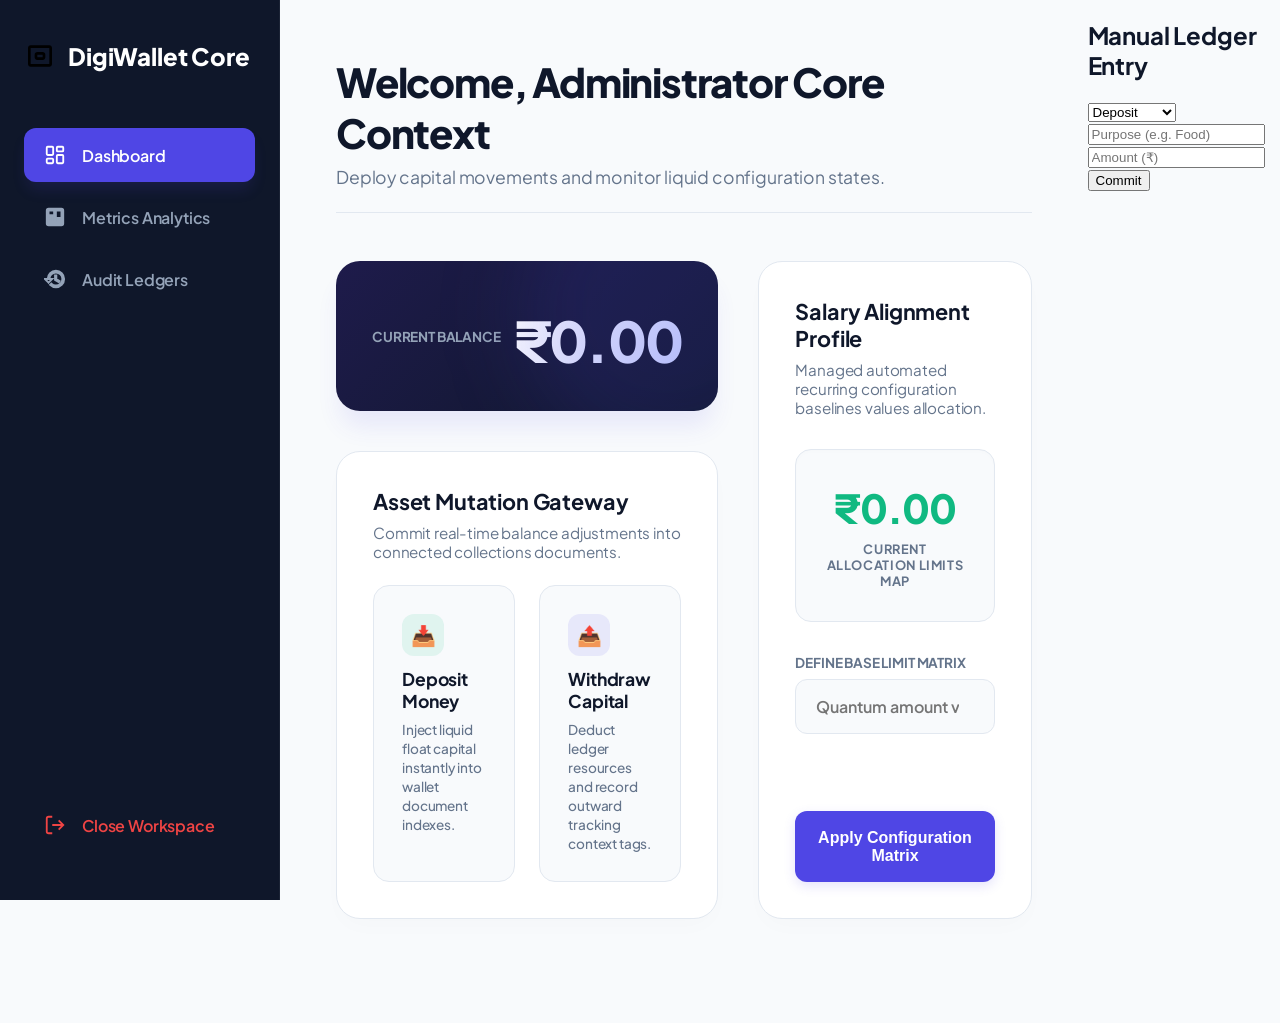
<file: Digital walllet/templates/transactions.html>
<!DOCTYPE html>
<html lang="en">
<head>
    <meta charset="UTF-8">
    <meta name="viewport" content="width=device-width, initial-scale=1.0">
    <title>DigiWallet - Command Center Dashboard</title>
    <link rel="preconnect" href="https://fonts.googleapis.com">
    <link rel="preconnect" href="https://fonts.gstatic.com" crossorigin>
    <link href="https://fonts.googleapis.com/css2?family=Plus+Jakarta+Sans:wght@400;500;600;700;800&display=swap" rel="stylesheet">
    
    <style>
        :root {
            --primary: #4f46e5;
            --primary-dark: #4338ca;
            --primary-glow: rgba(79, 70, 229, 0.15);
            --sidebar-bg: #0f172a;
            --bg-canvas: #f8fafc;
            --card-bg: #ffffff;
            --text-main: #0f172a;
            --text-muted: #64748b;
            --success: #10b981;
            --success-glow: rgba(16, 185, 129, 0.1);
            --danger: #ef4444;
            --border-color: #e2e8f0;
            --radius-xl: 24px;
            --radius-lg: 16px;
            --radius-md: 12px;
            --transition: all 0.25s cubic-bezier(0.4, 0, 0.2, 1);
        }

        body {
            font-family: 'Plus Jakarta Sans', sans-serif;
            background-color: var(--bg-canvas);
            margin: 0; padding: 0; display: flex; min-height: 100vh; color: var(--text-main);
            letter-spacing: -0.01em;
        }

        /* Persistent Navigation Sidebar */
        .sidebar {
            width: 280px; background-color: var(--sidebar-bg); color: #ffffff;
            display: flex; flex-direction: column; padding: 2.5rem 1.5rem; box-sizing: border-box;
            position: fixed; height: 100vh; left: 0; top: 0; z-index: 100;
            border-right: 1px solid rgba(255, 255, 255, 0.05);
        }

        .sidebar-brand { font-size: 1.5rem; font-weight: 800; color: #ffffff; margin-bottom: 3.5rem; display: flex; align-items: center; gap: 0.75rem; }
        .sidebar-brand svg { width: 32px; height: 32px; fill: var(--primary-light); }
        .sidebar-menu { list-style: none; padding: 0; margin: 0; flex-grow: 1; }
        .sidebar-item a {
            display: flex; align-items: center; gap: 1rem; color: #94a3b8; padding: 1rem 1.25rem;
            text-decoration: none; border-radius: var(--radius-md); font-weight: 600; margin-bottom: 0.5rem; transition: var(--transition);
        }
        .sidebar-item a svg { width: 22px; height: 22px; stroke: currentColor; fill: none; stroke-width: 2; }
        .sidebar-item a:hover, .sidebar-item a.active { background-color: rgba(255, 255, 255, 0.06); color: #ffffff; }
        .sidebar-item a.active { background-color: var(--primary); box-shadow: 0 10px 15px -3px var(--primary-glow); }

        /* Workspace Core Wrapper */
        .main-workspace { margin-left: 280px; flex-grow: 1; padding: 3.5rem; box-sizing: border-box; max-width: 1400px; }
        
        .top-navbar { display: flex; justify-content: space-between; align-items: center; margin-bottom: 3rem; padding-bottom: 1.5rem; border-bottom: 1px solid var(--border-color); }
        .welcome-meta h1 { margin: 0 0 0.5rem 0; font-size: 2.5rem; font-weight: 800; letter-spacing: -0.03em; }
        .welcome-meta p { margin: 0; color: var(--text-muted); font-size: 1.1rem; }

        /* Dashboard Grid Architectures */
        .dashboard-grid { display: grid; grid-template-columns: 1.4fr 1fr; gap: 2.5rem; margin-bottom: 3rem; }
        .card { 
            background-color: var(--card-bg); border-radius: var(--radius-xl); padding: 2.25rem; 
            border: 1px solid var(--border-color); box-shadow: 0 10px 25px -5px rgba(0, 0, 0, 0.02); 
            box-sizing: border-box; transition: var(--transition); position: relative;
        }
        .card:hover { transform: translateY(-2px); box-shadow: 0 15px 30px -10px rgba(0,0,0,0.03); }

        /* Premium Wallet Portfolio Header Element */
        .balance-showcase { 
            background: linear-gradient(135deg, #1e1b4b 0%, #0f172a 100%); color: #ffffff; 
            display: flex; justify-content: space-between; align-items: center; border: none;
            box-shadow: 0 20px 25px -5px rgba(79, 70, 229, 0.1); overflow: hidden;
        }
        .balance-showcase::after {
            content: ''; position: absolute; width: 300px; height: 300px; background: rgba(79, 70, 229, 0.15);
            border-radius: 50%; top: -100px; right: -100px; filter: blur(40px); pointer-events: none;
        }
        .balance-val { font-size: 3.5rem; font-weight: 800; margin-top: 0.5rem; letter-spacing: -0.03em; background: linear-gradient(120deg, #ffffff, #c7d2fe); -webkit-background-clip: text; -webkit-text-fill-color: transparent; }

        /* Quick Action Grid Framework */
        .quick-actions-row { display: grid; grid-template-columns: repeat(2, 1fr); gap: 1.5rem; margin-top: 1.5rem; }
        .action-tile { 
            background: var(--bg-canvas); border: 1px solid var(--border-color); border-radius: var(--radius-lg); 
            padding: 1.75rem; text-align: left; cursor: pointer; transition: var(--transition); display: flex; flex-direction: column; gap: 0.5rem;
        }
        .action-tile:hover { border-color: var(--primary); background-color: #f5f3ff; transform: translateY(-4px); }
        .action-tile-icon { width: 42px; height: 42px; border-radius: var(--radius-md); display: flex; align-items: center; justify-content: center; margin-bottom: 0.25rem; font-size: 1.25rem; }
        .action-tile-title { font-weight: 700; font-size: 1.1rem; }
        .action-tile-desc { font-size: 0.85rem; color: var(--text-muted); font-weight: 500; line-height: 1.4; }

        /* Form Control Interfaces updates */
        .input-control-field { 
            width: 100%; padding: 1rem 1.25rem; border: 1px solid var(--border-color); border-radius: var(--radius-md); 
            background: var(--bg-canvas); font-size: 1rem; font-weight: 600; font-family: inherit; box-sizing: border-box; transition: var(--transition);
        }
        .input-control-field:focus { outline: none; border-color: var(--primary); background-color: #ffffff; box-shadow: 0 0 0 4px var(--primary-glow); }

        .btn-execution-action { 
            width: 100%; padding: 1.1rem; background: var(--primary); color: white; font-weight: 700; font-size: 1rem;
            border: none; border-radius: var(--radius-md); cursor: pointer; transition: var(--transition); box-shadow: 0 4px 12px var(--primary-glow);
        }
        .btn-execution-action:hover { background: var(--primary-dark); transform: translateY(-2px); box-shadow: 0 6px 20px var(--primary-glow); }

        /* Blurred Overlay Action Modal Systems Window */
        .modal-blur-mask { 
            position: fixed; top: 0; left: 0; width: 100%; height: 100%; background: rgba(15, 23, 42, 0.4); 
            backdrop-filter: blur(8px); z-index: 1000; display: none; justify-content: center; align-items: center; opacity: 0; transition: opacity 0.25s ease;
        }
        .modal-window { 
            background: #ffffff; border-radius: var(--radius-xl); width: 100%; max-width: 520px; padding: 2.5rem; 
            box-shadow: 0 25px 50px -12px rgba(0,0,0,0.15); border: 1px solid var(--border-color); transform: scale(0.95); transition: transform 0.25s ease;
        }
        .modal-blur-mask.show { opacity: 1; }
        .modal-blur-mask.show .modal-window { transform: scale(1); }
        .modal-window h3 { margin-top: 0; font-size: 1.5rem; font-weight: 800; letter-spacing: -0.02em; margin-bottom: 1.5rem; }
        .modal-label { font-size: 0.85rem; font-weight: 700; color: var(--text-muted); text-transform: uppercase; margin-bottom: 0.5rem; display: block; }
        
        .modal-row-actions { display: flex; gap: 1rem; justify-content: flex-end; margin-top: 2rem; }
        .modal-row-actions button { padding: 1rem 1.75rem; border-radius: var(--radius-md); border: none; font-weight: 700; font-size: 0.95rem; cursor: pointer; transition: var(--transition); }
    </style>
</head>
<body>

    <div class="sidebar">
        <div class="sidebar-brand">
            <svg viewBox="0 0 24 24"><path d="M21 18V6c0-1.1-.9-2-2-2H5c-1.11 0-2 .9-2 2v12c0 1.1.89 2 2 2h14c1.1 0 2-.9 2-2zm-2 0H5V6h14v12zm-3-7c0-1.11-.89-2-2-2h-4c-1.11 0-2 .89-2 2v2c0 1.11.89 2 2 2h4c1.11 0 2-.89 2-2v-2zm-2 2h-4v-2h4v2z"/></svg>
            <span>DigiWallet Core</span>
        </div>
        <ul class="sidebar-menu">
            <li class="sidebar-item"><a href="/dashboard" class="active"><svg viewBox="0 0 24 24"><rect x="3" y="3" width="7" height="9" rx="1"/><rect x="14" y="3" width="7" height="5" rx="1"/><rect x="14" y="12" width="7" height="9" rx="1"/><rect x="3" y="16" width="7" height="5" rx="1"/></svg> Dashboard</a></li>
            <li class="sidebar-item"><a href="/analytics-page"><svg viewBox="0 0 24 24"><path d="M19 3H5c-1.1 0-2 .9-2 2v14c0 1.1.9 2 2 2h14c1.1 0 2-.9 2-2V5c0-1.1-.9-2-2-2zm-0 16H5V5h14v14zM7 10h2v7H7zm4-3h2v10h-2zm4 6h2v4h-2z"/></svg> Metrics Analytics</a></li>
            <li class="sidebar-item"><a href="/history-page"><svg viewBox="0 0 24 24"><path d="M13 3c-4.97 0-9 4.03-9 9H1l3.89 3.89.07.14L9 12H6c0-3.87 3.13-7 7-7s7 3.13 7 7-3.13 7-7 7c-1.93 0-3.68-.79-4.94-2.06l-1.42 1.42C8.27 19.99 10.51 21 13 21c4.97 0 9-4.03 9-9s-4.03-9-9-9zm-1 5v5l4.25 2.52.77-1.28-3.52-2.09V8z"/></svg> Audit Ledgers</a></li>
        </ul>
        <div class="sidebar-item"><a href="#" onclick="terminateSystemSession()" style="color: var(--danger);"><svg viewBox="0 0 24 24" fill="none" stroke="currentColor" stroke-width="2"><path d="M9 21H5a2 2 0 0 1-2-2V5a2 2 0 0 1 2-2h4M16 17l5-5-5-5M21 12H9"/></svg> Close Workspace</a></div>
    </div>

    <div class="main-workspace">
        <div class="top-navbar">
            <div class="welcome-meta">
                <h1 id="desktopWelcomeTitle">Workspace Console</h1>
                <p>Deploy capital movements and monitor liquid configuration states.</p>
            </div>
        </div>

        <div class="dashboard-grid">
            <div style="display:flex; flex-direction:column; gap:2.5rem;">
                <div class="card balance-showcase">
                    <h3 style="margin:0; text-transform:uppercase; font-size:0.85rem; color:#94a3b8;">Current Balance</h3>
                    <div class="balance-val" id="desktopBalanceOutput">₹0.00</div>
                </div>


                <div class="card">
                    <h3 style="margin-top:0; margin-bottom:0.5rem; font-size:1.35rem; font-weight:700;">Asset Mutation Gateway</h3>
                    <p style="margin:0 0 1.5rem 0; color:var(--text-muted); font-size:0.95rem;">Commit real-time balance adjustments into connected collections documents.</p>
                    <div class="quick-actions-row">
                        <div class="action-tile" onclick="invokeSystemActionModal('add_money')">
                            <div class="action-tile-icon" style="background-color: var(--success-glow); color: var(--success);">📥</div>
                            <div class="action-tile-title">Deposit Money</div>
                            <div class="action-tile-desc">Inject liquid float capital instantly into wallet document indexes.</div>
                        </div>
                        <div class="action-tile" onclick="invokeSystemActionModal('withdraw')">
                            <div class="action-tile-icon" style="background-color: rgba(79, 70, 229, 0.1); color: var(--primary);">📤</div>
                            <div class="action-tile-title">Withdraw Capital</div>
                            <div class="action-tile-desc">Deduct ledger resources and record outward tracking context tags.</div>
                        </div>
                    </div>
                </div>
            </div>

            <div class="card" style="display:flex; flex-direction:column; justify-content:space-between;">
                <div>
                    <h3 style="margin-top:0; font-size:1.35rem; font-weight:700; margin-bottom:0.5rem;">Salary Alignment Profile</h3>
                    <p style="margin:0 0 1.5rem 0; color:var(--text-muted); font-size:0.95rem;">Managed automated recurring configuration baselines values allocation.</p>
                    
                    <div style="background:var(--bg-canvas); padding:2rem 1.5rem; border-radius:var(--radius-lg); text-align:center; margin: 2rem 0; border:1px solid var(--border-color); box-shadow: inset 0 2px 4px rgba(0,0,0,0.01);">
                        <span style="font-size:2.5rem; font-weight:800; color:var(--success); letter-spacing:-0.02em;" id="desktopSalaryAllowanceTag">₹0.00</span>
                        <div style="font-size:0.8rem; font-weight:700; color:var(--text-muted); text-transform:uppercase; margin-top:0.5rem; letter-spacing:0.05em;">Current Allocation Limits Map</div>
                    </div>
                    
                    <label class="modal-label">Define Base Limit Matrix</label>
                    <input type="number" id="desktopSalaryUpdateInputField" class="input-control-field" placeholder="Quantum amount value multiplier (INR)">
                </div>
                <button onclick="commitDesktopSalaryConfigurationChange()" class="btn-execution-action" style="margin-top:2rem;">Apply Configuration Matrix</button>
            </div>
        </div>
    </div>

    <div class="modal-blur-mask" id="desktopActionModalBox">
        <div class="modal-window">
            <h3 id="desktopModalTitleText">Operation Framework</h3>
            
            <div style="margin-bottom: 1.25rem;">
                <label class="modal-label">Value Quantum Allocation</label>
                <input type="number" id="desktopModalAmountField" class="input-control-field" placeholder="0.00 INR">
            </div>

            <div style="margin-bottom: 1.25rem;">
                <label class="modal-label">Purpose Categorization Node</label>
                <select id="desktopModalPurposeDropdownField" class="input-control-field" style="background-image: none; cursor:pointer;">
                    <option value="Direct Inflow Allocation">Direct Balance Inflow</option>
                    <option value="Food & Groceries">Food & Groceries</option>
                    <option value="Rent & Utilities">Rent & Utilities</option>
                    <option value="Entertainment">Entertainment & Travel</option>
                    <option value="General Operations">General Miscellaneous Logistics</option>
                </select>
            </div>

            <div class="modal-row-actions">
                <button style="background:#f1f5f9; color: var(--text-main);" onclick="dismissDesktopActionModalBox()">Cancel Execution</button>
                <button style="background:var(--primary); color:white;" onclick="dispatchDesktopLedgerTransactionAction()">Commit Action Matrix</button>
            </div>
        </div>
    </div>

    <script>
        const systemMailTokenKey = localStorage.getItem('userEmail') || "aish@gmail.com";
        const systemNameTokenKey = localStorage.getItem('userName') || "Administrator Core Context";
        let localStateModalOpTypeFlag = "add_money";

        document.addEventListener("DOMContentLoaded", () => {
            document.getElementById('desktopWelcomeTitle').innerText = `Welcome, ${systemNameTokenKey}`;
            synchronizeData();
        });

      
        async function synchronizeData() {
            try {
                // Fetch Balance
                const balRes = await fetch(`/balance/${email}`);
                const balData = await balRes.json();
                document.getElementById('desktopBalanceOutput').innerText = `₹${parseFloat(balData.balance || 0).toFixed(2)}`;

                // Fetch Salary
                const salRes = await fetch(`/salary/${email}`);
                const salData = await salRes.json();
                document.getElementById('desktopSalaryAllowanceTag').innerText = `₹${parseFloat(salData.salary || 0).toFixed(2)}`;
            } catch (err) { console.error("Sync error:", err); }
        }

        async function commitDesktopSalaryConfigurationChange() {
            const v = parseFloat(document.getElementById('desktopSalaryUpdateInputField').value.trim());
            if(!v || v <= 0) return alert("Please enter clean positive allocation parameters scalars.");
            await fetch('/update-salary', {
                method: 'POST', headers: { 'Content-Type': 'application/json' },
                body: JSON.stringify({ email: systemMailTokenKey, amount: v, purpose: "Salary Assignment" })
            });
            document.getElementById('desktopSalaryUpdateInputField').value = "";
            synchronizeData();
        }

        function invokeSystemActionModal(type) {
            localStateModalOpTypeFlag = type;
            document.getElementById('desktopModalTitleText').innerText = type === "add_money" ? "Inbound Asset Allocation Credit" : "Outbound Resource Debit Matrix";
            
            const modalShell = document.getElementById('desktopActionModalBox');
            modalShell.style.display = "flex";
            setTimeout(() => modalShell.classList.add('show'), 10);
        }

        function dismissDesktopActionModalBox() {
            const modalShell = document.getElementById('desktopActionModalBox');
            modalShell.classList.remove('show');
            setTimeout(() => modalShell.style.display = "none", 200);
        }

        async function dispatchDesktopLedgerTransactionAction() {
            const a = parseFloat(document.getElementById('desktopModalAmountField').value.trim());
            const p = document.getElementById('desktopModalPurposeDropdownField').value;
            if(!a || a <= 0) return alert("Operation quantum metrics values must be absolute real numbers.");

            const target = localStateModalOpTypeFlag === "add_money" ? "/add-money" : "/withdrawn";
            const res = await fetch(target, {
                method: 'POST', headers: { 'Content-Type': 'application/json' },
                body: JSON.stringify({ email: systemMailTokenKey, amount: a, purpose: p })
            });
            if(res.ok) { dismissDesktopActionModalBox(); document.getElementById('desktopModalAmountField').value = ""; synchronizeData(); }
            else { const d = await res.json(); alert(d.detail); }
        }

        function terminateSystemSession() { localStorage.clear(); window.location.href = "/"; }
    </script>
    <div class="phonepe-card p-6 shadow-sm border border-gray-100 mt-6">
    <h2 class="text-xl font-bold mb-4">Manual Ledger Entry</h2>
    <div class="grid grid-cols-1 md:grid-cols-4 gap-4">
        <select id="txType" class="p-3 border rounded-lg">
            <option value="add-money">Deposit</option>
            <option value="withdrawn">Withdrawal</option>
        </select>
        <input id="txPurpose" type="text" placeholder="Purpose (e.g. Food)" class="p-3 border rounded-lg">
        <input id="txAmount" type="number" placeholder="Amount (₹)" class="p-3 border rounded-lg">
        <button onclick="commitTx()" class="bg-indigo-600 text-white font-bold py-3 px-6 rounded-lg hover:bg-indigo-700">Commit</button>
    </div>
</div>

<script>
async function commitTx() {
    const type = document.getElementById('txType').value;
    const payload = {
        email: "aish@gmail.com", // Ensure this matches your login state
        amount: parseFloat(document.getElementById('txAmount').value),
        purpose: document.getElementById('txPurpose').value
    };

    const res = await fetch(`/${type}`, {
        method: 'POST',
        headers: {'Content-Type': 'application/json'},
        body: JSON.stringify(payload)
    });

    if (res.ok) {
        alert("Transaction Registered in Ledger");
        // Clear inputs after success
        document.getElementById('txAmount').value = "";
    } else {
        alert("Transaction Failed - Check your balance");
    }
}
</script>
</body>
</html>
</file>
